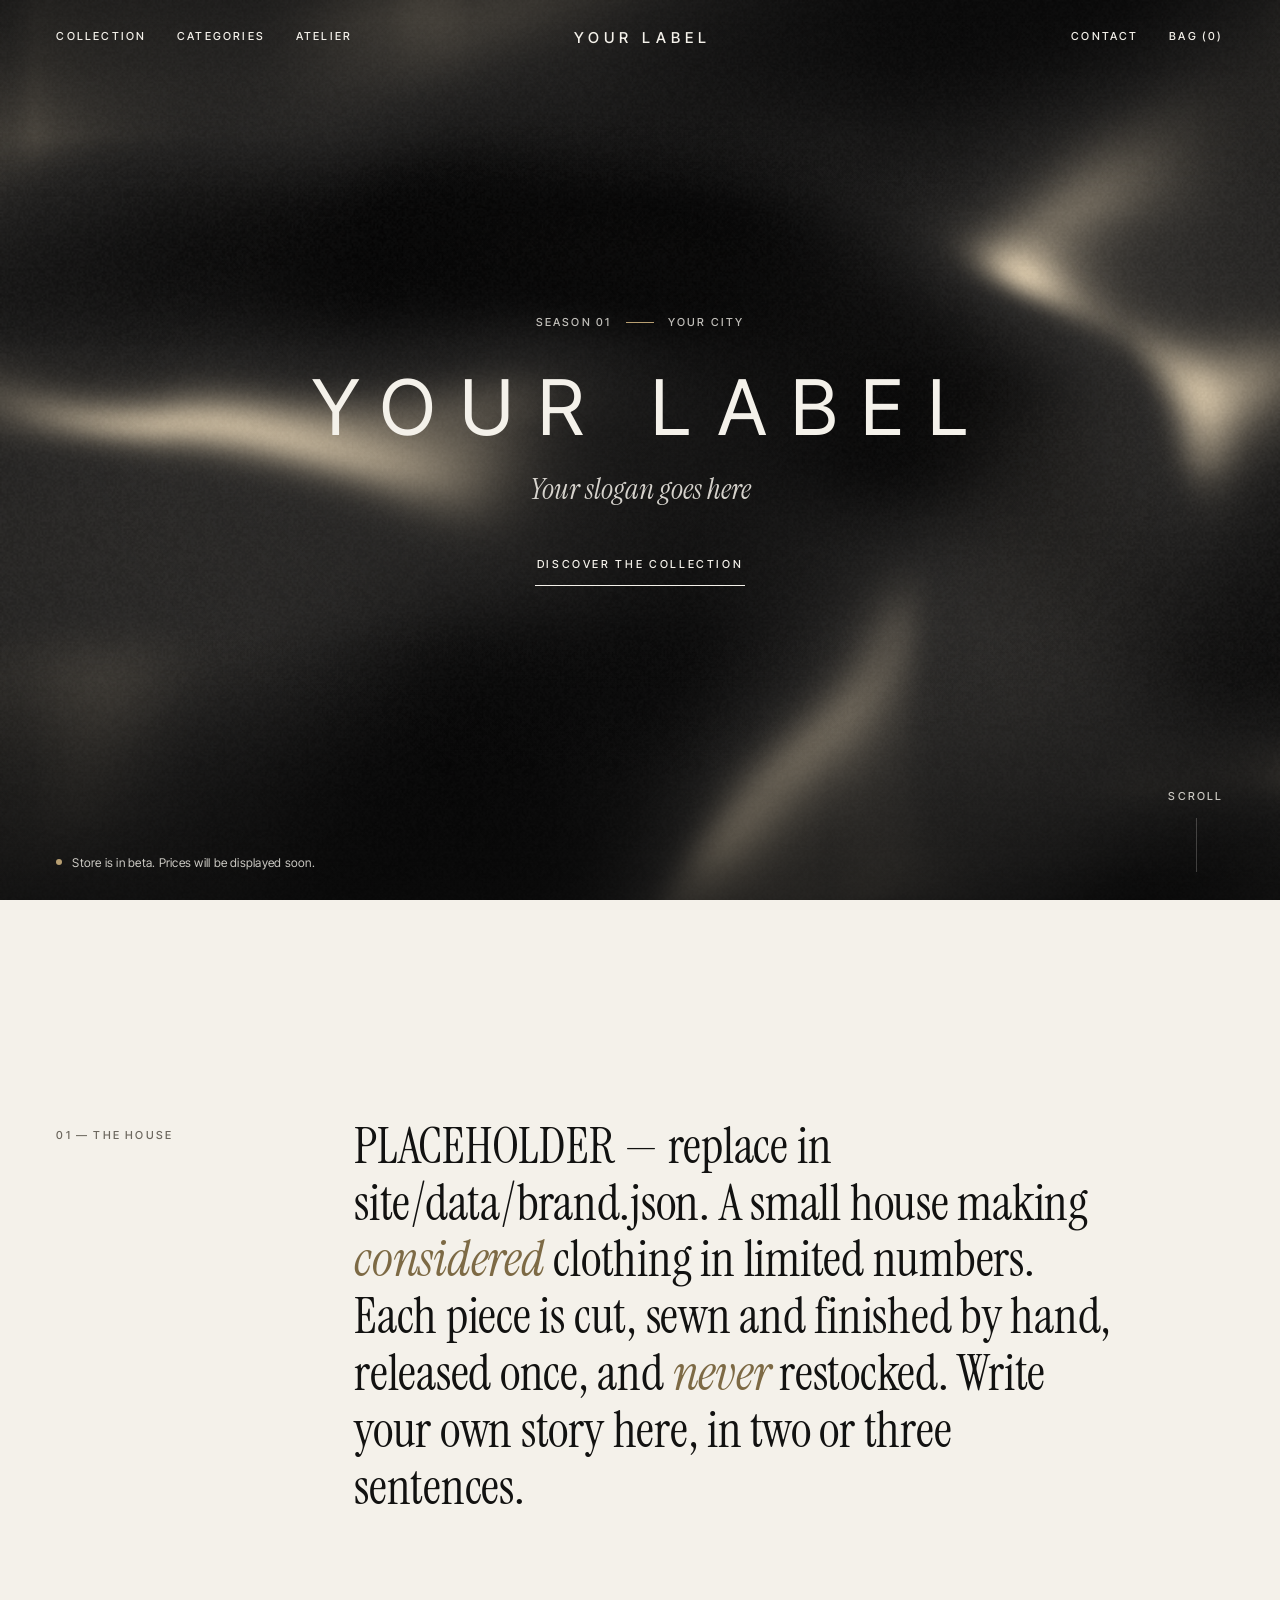
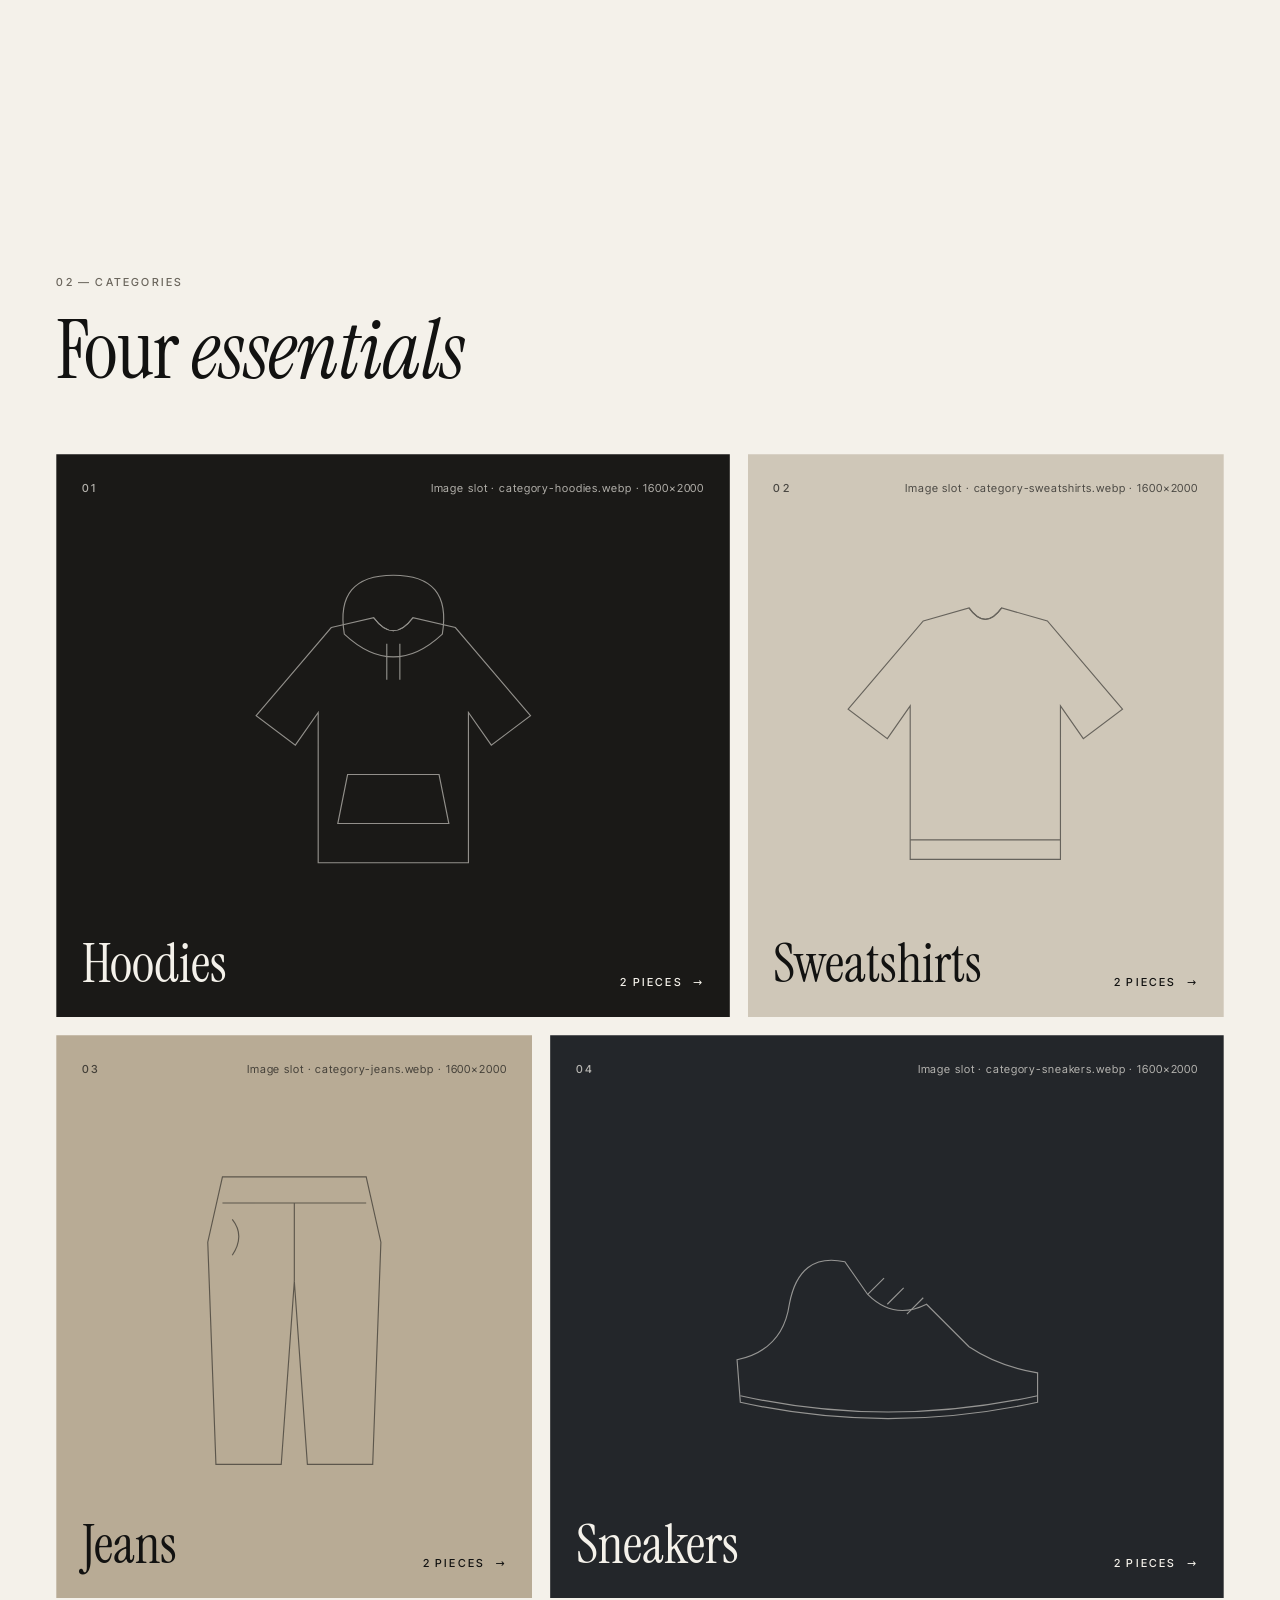
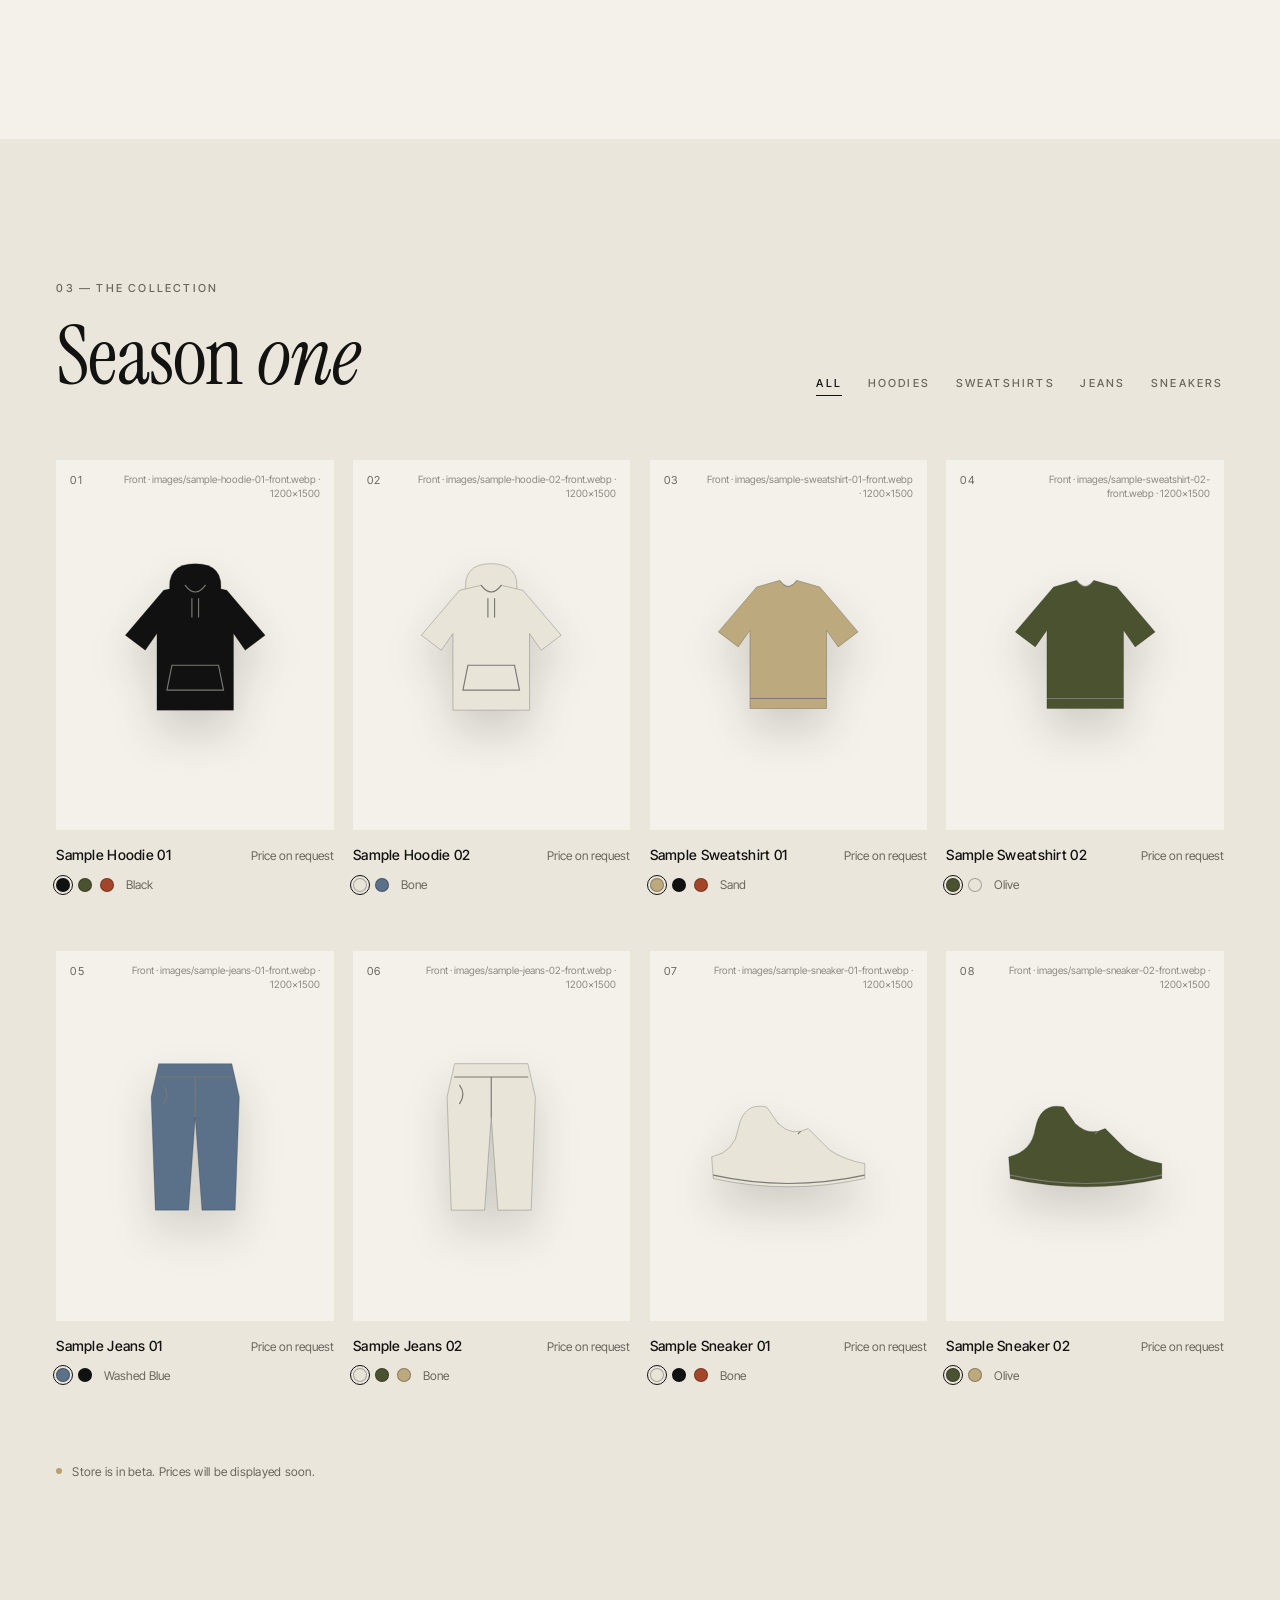
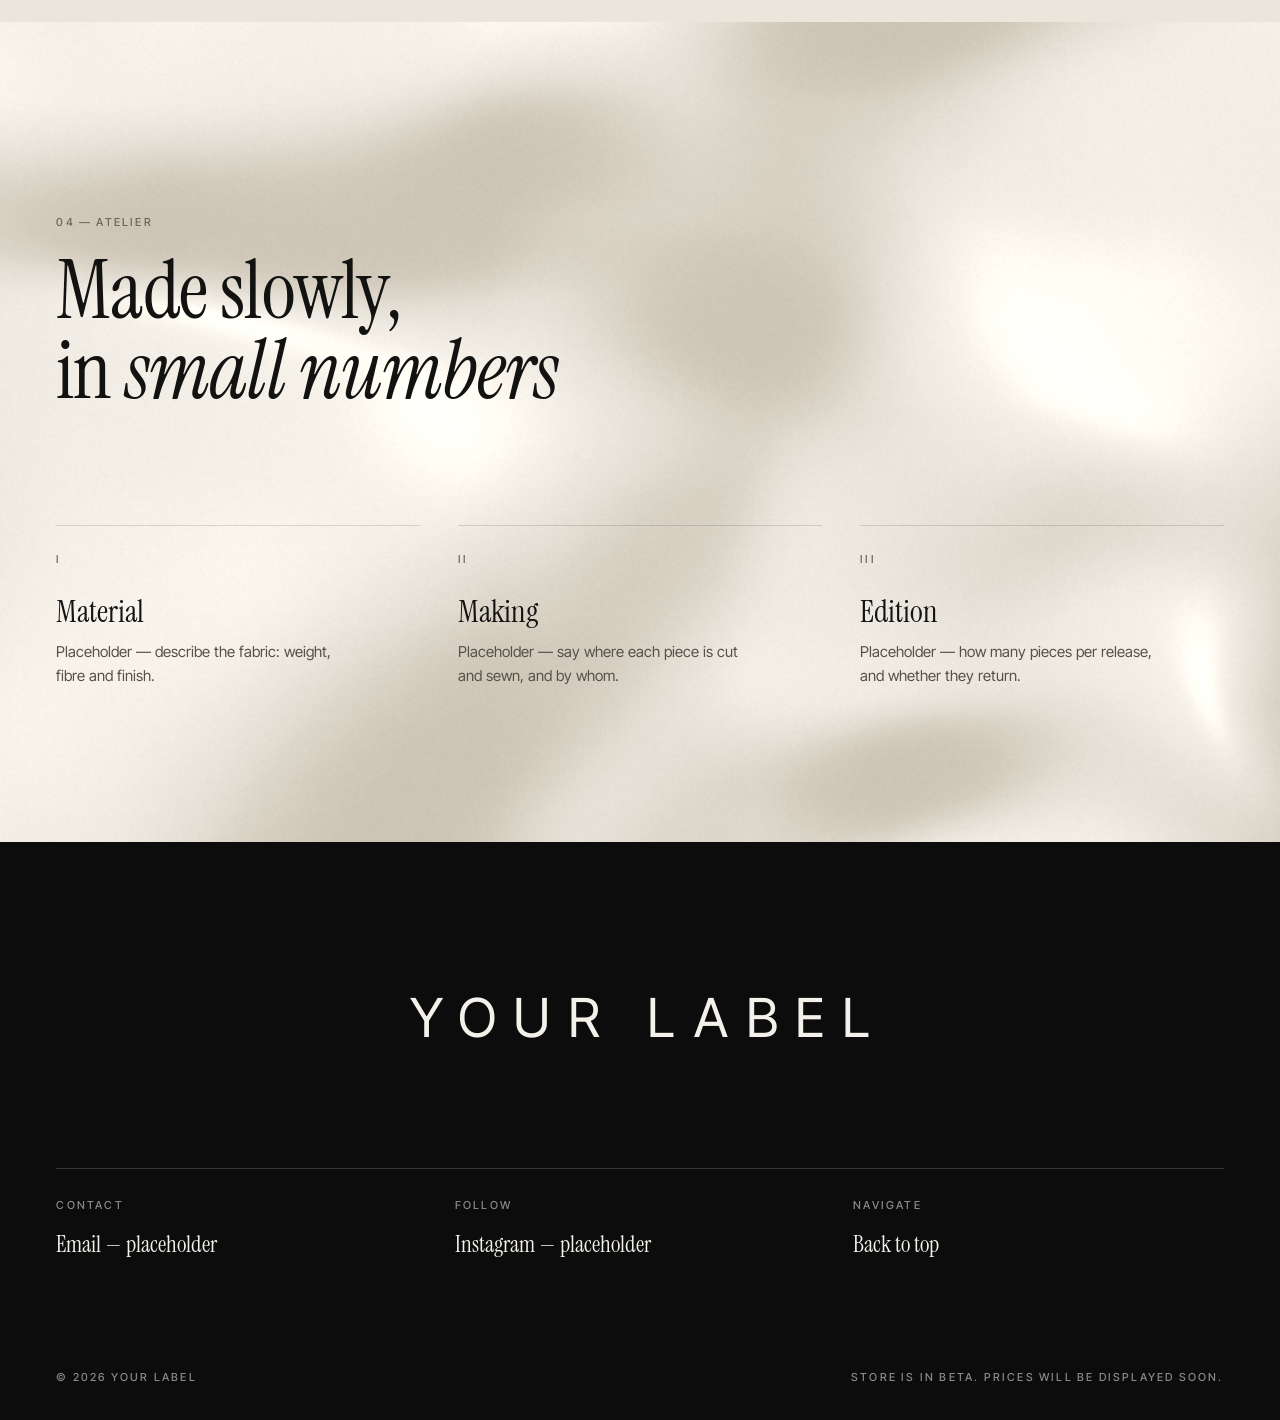
<file: site/index.html>
<!doctype html>
<html lang="en">
<head>
<meta charset="utf-8">
<meta name="viewport" content="width=device-width, initial-scale=1">
<title>Your Label — Your slogan goes here</title>
<meta name="description" content="An independent designer label. Considered pieces, made in limited numbers.">
<meta name="theme-color" content="#0c0c0c">
<script>document.documentElement.classList.add('js')</script>
<link rel="preload" href="fonts/inter-tight-normal.woff2" as="font" type="font/woff2" crossorigin>
<link rel="preload" href="fonts/instrument-serif-normal.woff2" as="font" type="font/woff2" crossorigin>
<link rel="stylesheet" href="css/styles.css">
<script src="js/app.js" defer></script>
</head>
<body>
<a class="skip" href="#collection">Skip to the collection</a>

<header class="nav" data-nav>
  <nav class="nav__left" aria-label="Primary">
    <a class="ul" href="#collection">Collection</a>
    <a class="ul" href="#categories">Categories</a>
    <a class="ul" href="#atelier">Atelier</a>
  </nav>
  <button class="nav__menu" type="button" data-open-menu aria-expanded="false" aria-controls="menu">Menu</button>
  <a class="nav__brand" href="#top" data-brand="name">Your Label</a>
  <div class="nav__right">
    <a class="ul nav__contact" href="#contact">Contact</a>
    <button class="nav__bag ul" type="button" data-open-bag aria-haspopup="dialog">Bag (<span data-bag-count>0</span>)</button>
  </div>
</header>

<div class="menu" id="menu" data-menu hidden>
  <nav aria-label="Menu">
    <a href="#collection">Collection</a>
    <a href="#categories">Categories</a>
    <a href="#atelier">Atelier</a>
    <a href="#contact">Contact</a>
  </nav>
  <p class="label">Store is in beta. Prices will be displayed soon.</p>
</div>

<main id="top">

<section class="hero" data-hero>
  <canvas class="silk" data-silk="dark" aria-hidden="true"></canvas>
  <div class="hero__shade" aria-hidden="true"></div>
  <div class="hero__inner" data-hero-inner>
    <p class="label hero__eyebrow rv"><span data-brand="season">Season 01</span><i></i><span data-brand="location">Your City</span></p>
    <h1 class="hero__mark rv" style="--d:.15s" data-brand="name">Your Label</h1>
    <p class="hero__slogan rv" style="--d:.3s" data-brand="slogan">Your slogan goes here</p>
    <a class="link rv" style="--d:.45s" href="#collection">Discover the collection</a>
  </div>
  <div class="hero__foot rv" style="--d:.7s">
    <p class="beta"><i></i>Store is in beta. Prices will be displayed soon.</p>
    <a class="cue label" href="#house" aria-label="Scroll down"><span>Scroll</span><i></i></a>
  </div>
</section>

<section class="house" id="house">
  <div class="wrap house__grid">
    <p class="label rv">01 — The house</p>
    <p class="house__text rv" style="--d:.1s" data-story>Placeholder story. Edit site/data/brand.json.</p>
  </div>
</section>

<section class="sec" id="categories">
  <div class="wrap">
    <header class="head">
      <p class="label rv">02 — Categories</p>
      <h2 class="rv" style="--d:.08s">Four <em>essentials</em></h2>
    </header>
    <div class="cats" data-cats></div>
  </div>
</section>

<section class="sec sec--paper" id="collection">
  <div class="wrap">
    <header class="head head--row">
      <div>
        <p class="label rv">03 — The collection</p>
        <h2 class="rv" style="--d:.08s">Season <em>one</em></h2>
      </div>
      <div class="filters rv" style="--d:.16s" data-filters role="group" aria-label="Filter by category"></div>
    </header>
    <div class="grid" data-grid></div>
    <p class="beta beta--ink rv"><i></i>Store is in beta. Prices will be displayed soon.</p>
  </div>
</section>

<section class="atelier" id="atelier">
  <canvas class="silk" data-silk="light" aria-hidden="true"></canvas>
  <div class="wrap atelier__inner">
    <p class="label rv">04 — Atelier</p>
    <h2 class="rv" style="--d:.08s">Made slowly,<br>in <em>small numbers</em></h2>
    <ul class="specs">
      <li class="rv" style="--d:.1s"><span class="label">I</span><h3>Material</h3><p>Placeholder — describe the fabric: weight, fibre and finish.</p></li>
      <li class="rv" style="--d:.2s"><span class="label">II</span><h3>Making</h3><p>Placeholder — say where each piece is cut and sewn, and by whom.</p></li>
      <li class="rv" style="--d:.3s"><span class="label">III</span><h3>Edition</h3><p>Placeholder — how many pieces per release, and whether they return.</p></li>
    </ul>
  </div>
</section>

</main>

<footer class="foot" id="contact">
  <div class="wrap">
    <p class="foot__mark rv" data-brand="name">Your Label</p>
    <div class="foot__cols">
      <div class="rv"><p class="label">Contact</p><a class="ul" href="mailto:hello@example.com" data-brand-href="email">Email — placeholder</a></div>
      <div class="rv" style="--d:.08s"><p class="label">Follow</p><a class="ul" href="https://instagram.com/yourlabel" data-brand-href="instagram">Instagram — placeholder</a></div>
      <div class="rv" style="--d:.16s"><p class="label">Navigate</p><button class="ul" type="button" data-top>Back to top</button></div>
    </div>
    <div class="foot__base label">
      <span>© <span data-year>2026</span> <span data-brand="name">Your Label</span></span>
      <span>Store is in beta. Prices will be displayed soon.</span>
    </div>
  </div>
</footer>

<div class="scrim" data-scrim hidden></div>
<aside class="bag" data-bag role="dialog" aria-modal="true" aria-label="Your bag" hidden>
  <div class="bag__head"><h2>Bag (<span data-bag-count>0</span>)</h2><button type="button" class="ul label" data-close-bag>Close</button></div>
  <ul class="bag__list" data-bag-list></ul>
  <p class="bag__empty">Your bag is empty.</p>
  <div class="bag__foot">
    <div class="bag__row"><span class="label">Total</span><span>Price on request</span></div>
    <button type="button" class="btn" disabled aria-disabled="true">Order request opens soon</button>
    <p class="bag__note">Store is in beta. Prices will be displayed soon.</p>
  </div>
</aside>
<div class="toast" data-toast role="status" aria-live="polite"></div>
</body>
</html>
</file>
<file: site/css/styles.css>
/* ── Fonts (self-hosted) ── */
@font-face{font-family:"Inter Tight";src:url("../fonts/inter-tight-normal.woff2") format("woff2");font-weight:100 900;font-display:swap}
@font-face{font-family:"Instrument Serif";src:url("../fonts/instrument-serif-normal.woff2") format("woff2");font-weight:400;font-style:normal;font-display:swap}
@font-face{font-family:"Instrument Serif";src:url("../fonts/instrument-serif-italic.woff2") format("woff2");font-weight:400;font-style:italic;font-display:swap}

/* ── Tokens ── */
:root{
  --ivory:#f4f1ea; --paper:#ebe6dc; --stone:#d8d1c3; --ink:#121211; --black:#0c0c0c;
  --mute:#6b665d; --gold:#b89f72; --gold-ink:#7d6a45;
  --hair:rgba(18,18,17,.14); --hair-l:rgba(244,241,234,.18);
  --sans:"Inter Tight",system-ui,-apple-system,"Helvetica Neue",Arial,sans-serif;
  --serif:"Instrument Serif","Times New Roman",serif;
  --pad:clamp(20px,4.4vw,72px);
  --out:cubic-bezier(.16,1,.3,1);
}
*{box-sizing:border-box;margin:0;padding:0}
html{background:var(--ivory);color:var(--ink);scroll-behavior:smooth;-webkit-text-size-adjust:100%}
body{font-family:var(--sans);font-size:15px;line-height:1.6;font-weight:400;-webkit-font-smoothing:antialiased;overflow-x:hidden}
a{color:inherit;text-decoration:none}
button{font:inherit;color:inherit;background:none;border:0;cursor:pointer}
ul{list-style:none}
svg,canvas{display:block}
[hidden]{display:none!important}
:focus-visible{outline:1px solid currentColor;outline-offset:5px}
.wrap{max-width:1560px;margin:0 auto;padding:0 var(--pad)}
.skip{position:fixed;left:16px;top:-80px;z-index:200;background:var(--ink);color:var(--ivory);padding:10px 16px}
.skip:focus{top:16px}
.label{font-size:11px;letter-spacing:.2em;text-transform:uppercase;font-weight:500}
h2{font-family:var(--serif);font-weight:400;font-size:clamp(42px,6.4vw,100px);line-height:.98;letter-spacing:-.01em}
h2 em,.house__text em{font-style:italic}

/* animated underline */
.ul{background:linear-gradient(currentColor,currentColor) 0 100%/0 1px no-repeat;padding-bottom:3px;transition:background-size .6s var(--out),opacity .3s}
.ul:hover,.ul:focus-visible,.ul[aria-pressed="true"]{background-size:100% 1px}

/* ── Reveal: things settle into place ── */
.js .rv{opacity:0;transform:translateY(22px)}
.js .rv.in{opacity:1;transform:none;transition:opacity 1.4s var(--out) var(--d,0s),transform 1.4s var(--out) var(--d,0s)}

/* ── Nav ── */
.nav{position:fixed;inset:0 0 auto 0;z-index:90;display:grid;grid-template-columns:1fr auto 1fr;align-items:center;gap:20px;padding:26px var(--pad);color:var(--ivory);
  transition:padding .6s var(--out),background .5s,color .5s,transform .6s var(--out),border-color .5s;border-bottom:1px solid transparent}
.nav.is-solid{background:rgba(244,241,234,.86);-webkit-backdrop-filter:blur(14px);backdrop-filter:blur(14px);color:var(--ink);padding-top:16px;padding-bottom:16px;border-color:var(--hair)}
.nav.is-hidden{transform:translateY(-101%)}
.nav__left,.nav__right{display:flex;gap:clamp(18px,2.4vw,40px);font-size:11px;letter-spacing:.2em;text-transform:uppercase;font-weight:500}
.nav__right{justify-content:flex-end}
.nav__brand{font-size:15px;letter-spacing:.34em;text-transform:uppercase;font-weight:500;padding-left:.34em;white-space:nowrap}
.nav__bag,.nav__menu{font-size:11px;letter-spacing:.2em;text-transform:uppercase;font-weight:500}
.nav__menu{display:none;justify-self:start}
.nav__bag.bump{animation:bump .7s var(--out)}
@keyframes bump{30%{opacity:.35;transform:translateY(-3px)}}
.menu-open .nav{color:var(--ink);background:none;border-color:transparent;transform:none}

/* mobile menu */
.menu{position:fixed;inset:0;z-index:80;background:var(--ivory);display:flex;flex-direction:column;justify-content:space-between;padding:120px var(--pad) 36px;opacity:0;transition:opacity .5s}
.menu.is-open{opacity:1}
.menu nav{display:flex;flex-direction:column;gap:6px}
.menu nav a{font-family:var(--serif);font-size:clamp(40px,12vw,64px);line-height:1.1;opacity:0;transform:translateY(16px);transition:opacity .8s var(--out),transform .8s var(--out)}
.menu.is-open nav a{opacity:1;transform:none}
.menu.is-open nav a:nth-child(2){transition-delay:.06s}.menu.is-open nav a:nth-child(3){transition-delay:.12s}.menu.is-open nav a:nth-child(4){transition-delay:.18s}
.menu .label{color:var(--mute)}

/* ── Hero ── */
.hero{position:relative;height:100vh;height:100svh;min-height:560px;background:radial-gradient(120% 90% at 30% 20%,#2c2b29,#0c0c0c 70%);color:var(--ivory);overflow:hidden}
.silk{position:absolute;inset:0;width:100%;height:100%;opacity:0;transition:opacity 1.8s ease}
.silk.is-on{opacity:1}
.hero__shade{position:absolute;inset:0;background:radial-gradient(60% 50% at 50% 50%,rgba(12,12,12,.38),transparent 75%),linear-gradient(rgba(12,12,12,.35),transparent 22%,transparent 70%,rgba(12,12,12,.6))}
.hero__inner{position:absolute;inset:0;display:flex;flex-direction:column;align-items:center;justify-content:center;text-align:center;padding:0 var(--pad);will-change:transform,opacity}
.hero__eyebrow{display:flex;align-items:center;gap:14px;color:rgba(244,241,234,.78);margin-bottom:clamp(22px,3.4vh,40px)}
.hero__eyebrow i{width:28px;height:1px;background:var(--gold)}
.hero__mark{font-weight:400;font-size:clamp(28px,6vw,92px);letter-spacing:.32em;padding-left:.32em;text-transform:uppercase;line-height:1.2;max-width:100%}
.hero__slogan{font-family:var(--serif);font-style:italic;font-size:clamp(20px,2.3vw,32px);color:rgba(244,241,234,.86);margin-top:clamp(12px,2vh,22px);line-height:1.2}
.link{position:relative;display:inline-block;margin-top:clamp(30px,5.4vh,60px);font-size:11px;letter-spacing:.24em;text-transform:uppercase;font-weight:500;padding:0 2px 12px}
.link::after,.link::before{content:"";position:absolute;left:0;right:0;bottom:0;height:1px;background:currentColor;transform-origin:100% 50%;transition:transform .7s var(--out)}
.link::before{background:var(--gold);transform:scaleX(0);transform-origin:0 50%;transition-delay:.25s;z-index:1}
.link:hover::after,.link:focus-visible::after{transform:scaleX(0)}
.link:hover::before,.link:focus-visible::before{transform:scaleX(1)}
.hero__foot{position:absolute;left:var(--pad);right:var(--pad);bottom:28px;display:flex;justify-content:space-between;align-items:flex-end;gap:16px}
.beta{display:inline-flex;align-items:center;gap:10px;font-size:12px;letter-spacing:.02em;color:rgba(244,241,234,.82)}
.beta i{flex:none;width:6px;height:6px;border-radius:50%;background:var(--gold);animation:pulse 2.6s ease-in-out infinite}
.beta--ink{color:var(--mute);margin-top:clamp(40px,6vw,80px)}
@keyframes pulse{50%{opacity:.3}}
.cue{display:flex;flex-direction:column;align-items:center;gap:12px;color:rgba(244,241,234,.8)}
.cue i{width:1px;height:54px;background:linear-gradient(var(--ivory),var(--ivory)) 0 -54px/1px 54px no-repeat rgba(244,241,234,.22);animation:cue 2.6s var(--out) infinite}
@keyframes cue{to{background-position:0 54px}}

/* ── The house ── */
.house{padding:clamp(100px,17vw,240px) 0}
.house__grid{display:grid;grid-template-columns:repeat(12,1fr);gap:24px}
.house__grid .label{grid-column:1/4;color:var(--mute);padding-top:.9em}
.house__text{grid-column:4/12;font-family:var(--serif);font-size:clamp(28px,3.9vw,62px);line-height:1.14;letter-spacing:-.005em}
.house__text em{color:var(--gold-ink)}
.js .house__text.rv{opacity:1;transform:none}
.js .house__text .w{display:inline-block;opacity:0;transform:translateY(.5em);transition:opacity 1.2s var(--out),transform 1.2s var(--out);transition-delay:calc(var(--i)*28ms)}
.js .house__text.in .w{opacity:1;transform:none}

/* ── Sections ── */
section[id]{scroll-margin-top:60px}
.sec{padding:clamp(80px,11vw,170px) 0}
.sec--paper{background:var(--paper)}
.head{margin-bottom:clamp(36px,5vw,76px)}
.head .label{color:var(--mute);margin-bottom:18px}
.head--row{display:flex;justify-content:space-between;align-items:flex-end;gap:28px;flex-wrap:wrap}

/* ── Categories ── */
.cats{display:grid;grid-template-columns:repeat(12,1fr);gap:clamp(12px,1.4vw,22px)}
.cat{position:relative;grid-column:span 5;height:clamp(340px,44vw,640px);color:var(--fg);display:block}
.cat:nth-child(4n+1),.cat:nth-child(4n){grid-column:span 7}
/* the clip lives on an inner layer: clipping the observed element itself would hide it from IntersectionObserver */
.cat__in{position:absolute;inset:0;overflow:hidden;background:var(--tone);clip-path:inset(0 0 0 0);transition:clip-path 1.5s var(--out) var(--d,0s)}
.js .cat:not(.in) .cat__in{clip-path:inset(100% 0 0 0)}
.cat__art{position:absolute;inset:0;display:grid;place-items:center;transform:scale(1.14);transition:transform 2s var(--out) var(--d,0s)}
.cat.in .cat__art{transform:scale(1)}
.cat__art svg{height:58%;width:auto;fill:none;stroke:currentColor;stroke-width:.7;opacity:.55;transform:translate(calc(var(--px,0)*14px),calc(var(--py,0)*14px));transition:transform 1.2s var(--out),opacity .8s}
.cat:hover .cat__art svg,.cat:focus-visible .cat__art svg{opacity:.95}
.cat__top,.cat__bot{position:absolute;left:clamp(18px,2vw,32px);right:clamp(18px,2vw,32px);display:flex;justify-content:space-between;gap:16px}
.cat__top{top:clamp(18px,2vw,30px);opacity:.7}
.cat__slot{text-align:right;letter-spacing:.08em;text-transform:none;font-size:11px}
.cat__bot{bottom:clamp(18px,2vw,30px);align-items:flex-end;padding-top:18px}
.cat__bot::before{content:"";position:absolute;left:0;right:0;top:0;height:1px;background:currentColor;opacity:.3;transform:scaleX(0);transform-origin:0 50%;transition:transform 1s var(--out)}
.cat:hover .cat__bot::before,.cat:focus-visible .cat__bot::before{transform:scaleX(1)}
.cat__name{font-family:var(--serif);font-size:clamp(32px,4.2vw,64px);line-height:1}
.cat__go{display:flex;gap:10px;align-items:center;white-space:nowrap}
.cat__go span{display:inline-block;transition:transform .7s var(--out)}
.cat:hover .cat__go span,.cat:focus-visible .cat__go span{transform:translateX(8px)}

/* ── Collection grid ── */
.filters{display:flex;gap:clamp(16px,2vw,30px);flex-wrap:wrap}
.filters button{font-size:11px;letter-spacing:.2em;text-transform:uppercase;font-weight:500;color:var(--mute);transition:color .3s}
.filters button[aria-pressed="true"],.filters button:hover{color:var(--ink)}
.grid{display:grid;grid-template-columns:repeat(4,1fr);gap:clamp(36px,4.4vw,72px) clamp(12px,1.5vw,24px)}
.js .p{opacity:0;transform:translateY(26px)}
.js .p.in{opacity:1;transform:none;transition:opacity 1.3s var(--out) var(--d,0s),transform 1.3s var(--out) var(--d,0s)}
.p__media{position:relative;aspect-ratio:3/4;background:var(--ivory);overflow:hidden}
.p__fig{position:absolute;inset:0;display:grid;place-items:center;color:var(--c);transition:transform 1.6s var(--out),color .6s}
.p__fig svg{width:60%;height:auto;overflow:visible;filter:drop-shadow(0 22px 22px rgba(18,18,17,.16))}
.p__fig svg path:not(.d){stroke:rgba(18,18,17,.22);stroke-width:1;vector-effect:non-scaling-stroke}
.p__fig .d{fill:none;stroke:rgba(244,241,234,.5);stroke-width:1.4;stroke-linecap:round;mix-blend-mode:difference}
.p:hover .p__fig,.p:focus-within .p__fig{transform:translateY(-10px) scale(1.035)}
.p__n{position:absolute;left:14px;top:12px;font-size:11px;letter-spacing:.14em;color:var(--mute)}
.p__slot{position:absolute;right:14px;top:12px;left:56px;text-align:right;font-size:10px;line-height:1.4;color:var(--mute);opacity:.75;overflow-wrap:anywhere}
.p__sizes{position:absolute;left:0;right:0;bottom:0;background:rgba(18,18,17,.94);color:var(--ivory);padding:14px 14px 16px;transform:translateY(101%);transition:transform .7s var(--out)}
.p:hover .p__sizes,.p:focus-within .p__sizes{transform:none}
.p__sizes>span{display:block;font-size:10px;letter-spacing:.2em;text-transform:uppercase;opacity:.7;margin-bottom:10px}
.p__sizes div{display:flex;flex-wrap:wrap;gap:6px}
.size{min-width:40px;height:36px;padding:0 8px;border:1px solid var(--hair-l);font-size:12px;letter-spacing:.06em;transition:background .3s,color .3s,border-color .3s}
.size:hover,.size:focus-visible{background:var(--ivory);color:var(--ink);border-color:var(--ivory)}
.p__info{display:flex;justify-content:space-between;align-items:baseline;gap:12px;padding-top:16px}
.p__info h3{font-size:14px;font-weight:500;letter-spacing:.02em;line-height:1.3}
.p__price{font-size:12px;color:var(--mute);white-space:nowrap}
.p__meta{display:flex;align-items:center;gap:12px;padding-top:10px}
.p__sw{display:flex;gap:8px}
.sw{width:14px;height:14px;border-radius:50%;background:var(--sw);border:1px solid rgba(18,18,17,.3);position:relative}
.sw::before{content:"";position:absolute;inset:-9px}
.sw::after{content:"";position:absolute;inset:-4px;border:1px solid var(--ink);border-radius:50%;opacity:0;transform:scale(.7);transition:opacity .4s,transform .5s var(--out)}
.sw[aria-pressed="true"]::after{opacity:1;transform:none}
.p__color{font-size:12px;color:var(--mute)}
@media (hover:none){
  .p__sizes{position:static;transform:none;background:none;color:var(--ink);padding:12px 0 0}
  .p__sizes>span{color:var(--mute);opacity:1}
  .size{border-color:var(--hair)}
}

/* ── Atelier ── */
.atelier{position:relative;background:linear-gradient(135deg,#f6f3ec,#ddd6c8);overflow:hidden}
.atelier__inner{position:relative;padding-top:clamp(100px,15vw,220px);padding-bottom:clamp(90px,12vw,180px)}
.atelier .label{color:var(--mute)}
.atelier h2{margin:18px 0 clamp(60px,9vw,140px)}
.specs{display:grid;grid-template-columns:repeat(3,1fr);gap:clamp(20px,3vw,48px)}
.specs li{border-top:1px solid var(--hair);padding-top:20px}
.specs h3{font-family:var(--serif);font-weight:400;font-size:clamp(26px,2.4vw,36px);line-height:1.1;margin:26px 0 10px}
.specs p{color:#55514a;max-width:34ch}

/* ── Footer ── */
.foot{background:var(--black);color:var(--ivory);padding:clamp(80px,11vw,160px) 0 34px}
.foot__mark{text-align:center;font-size:clamp(20px,4.2vw,60px);letter-spacing:.32em;padding-left:.32em;text-transform:uppercase;line-height:1.3}
.foot__cols{display:grid;grid-template-columns:repeat(3,1fr);gap:28px;margin-top:clamp(60px,9vw,130px);padding-top:28px;border-top:1px solid var(--hair-l)}
.foot__cols .label{color:rgba(244,241,234,.55);margin-bottom:12px}
.foot__cols a,.foot__cols button{font-family:var(--serif);font-size:clamp(20px,1.8vw,26px)}
.foot__base{display:flex;justify-content:space-between;gap:12px;flex-wrap:wrap;margin-top:clamp(60px,8vw,110px);color:rgba(244,241,234,.55)}

/* ── Bag ── */
.scrim{position:fixed;inset:0;z-index:110;background:rgba(12,12,12,.42);-webkit-backdrop-filter:blur(3px);backdrop-filter:blur(3px);opacity:0;transition:opacity .6s}
.scrim.is-open{opacity:1}
.bag{position:fixed;top:0;right:0;bottom:0;width:min(460px,100vw);z-index:120;background:var(--ivory);display:flex;flex-direction:column;transform:translateX(102%);transition:transform .8s var(--out)}
.bag.is-open{transform:none}
.bag__head{display:flex;justify-content:space-between;align-items:baseline;padding:28px 28px 22px;border-bottom:1px solid var(--hair)}
.bag__head h2{font-size:34px}
.bag__list{flex:1;overflow:auto;padding:0 28px}
.bag__empty{flex:1;padding:28px;color:var(--mute)}
.bag__list:not(:empty)+.bag__empty{display:none}
.bag__list:empty{flex:0}
.line{display:grid;grid-template-columns:76px 1fr auto;gap:16px;padding:20px 0;border-bottom:1px solid var(--hair)}
.line__img{aspect-ratio:3/4;background:var(--paper);display:grid;place-items:center;color:var(--c)}
.line__img svg{width:66%}.line__img .d{fill:none;stroke:rgba(244,241,234,.5);stroke-width:1.4;mix-blend-mode:difference}
.line h3{font-size:14px;font-weight:500}
.line p{font-size:12px;color:var(--mute)}
.qty{display:inline-flex;align-items:center;border:1px solid var(--hair);margin-top:12px}
.qty button{width:32px;height:32px}.qty span{min-width:26px;text-align:center;font-size:13px}
.line__rm{font-size:11px;letter-spacing:.14em;text-transform:uppercase;color:var(--mute);align-self:start}
.bag__foot{padding:22px 28px 28px;border-top:1px solid var(--hair);display:grid;gap:14px}
.bag__row{display:flex;justify-content:space-between;align-items:baseline}
.bag__note{font-size:12px;color:var(--mute)}
.btn{background:var(--ink);color:var(--ivory);padding:18px;font-size:11px;letter-spacing:.22em;text-transform:uppercase;font-weight:500}
.btn:disabled{opacity:.4;cursor:not-allowed}
.toast{position:fixed;left:50%;bottom:26px;z-index:130;background:var(--ink);color:var(--ivory);padding:13px 22px;font-size:12px;letter-spacing:.04em;max-width:calc(100vw - 32px);text-align:center;
  opacity:0;transform:translate(-50%,14px);transition:opacity .6s var(--out),transform .6s var(--out);pointer-events:none}
.toast.show{opacity:1;transform:translate(-50%,0)}

/* ── Responsive ── */
@media (max-width:1100px){.grid{grid-template-columns:repeat(3,1fr)}}
@media (max-width:820px){
  .nav__left,.nav__contact{display:none}
  .nav__menu{display:block}
  .house__grid .label,.house__text{grid-column:1/-1}
  .cat,.cat:nth-child(n){grid-column:1/-1;height:clamp(300px,96vw,460px)}
  .grid{grid-template-columns:repeat(2,1fr)}
  .specs{grid-template-columns:1fr}
  .foot__cols{grid-template-columns:1fr}
  .p__slot{display:none}
}
@media (max-width:480px){
  .hero__mark{letter-spacing:.24em;padding-left:.24em}
  .cue{display:none}
  .p__info{flex-direction:column;gap:2px}
  .nav__brand{font-size:13px;letter-spacing:.26em}
}

/* ── Reduced motion ── */
@media (prefers-reduced-motion:reduce){
  html{scroll-behavior:auto}
  *,*::before,*::after{animation:none!important;transition-duration:.01ms!important;transition-delay:0s!important}
  .js .rv,.js .p,.js .house__text .w{opacity:1;transform:none}
  .js .cat:not(.in) .cat__in{clip-path:none}
  .cat__art{transform:none}
}
</file>
